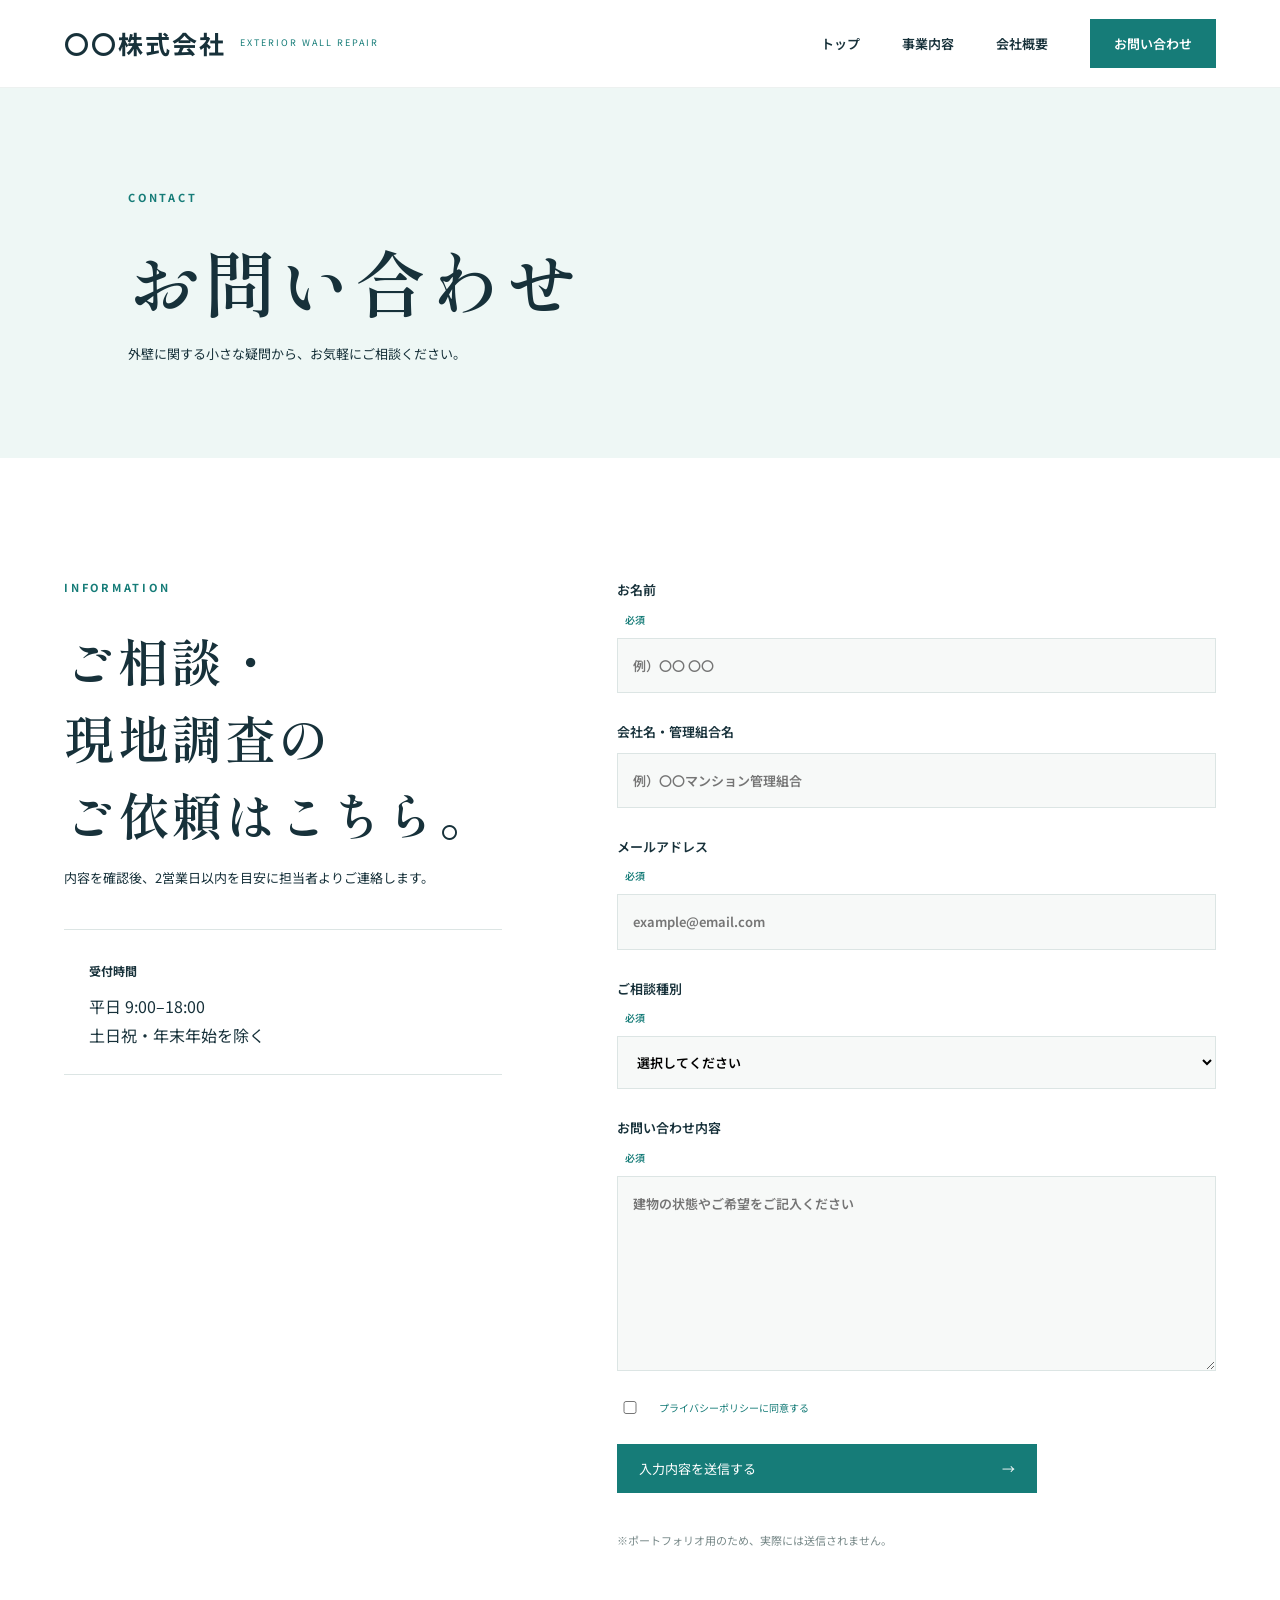
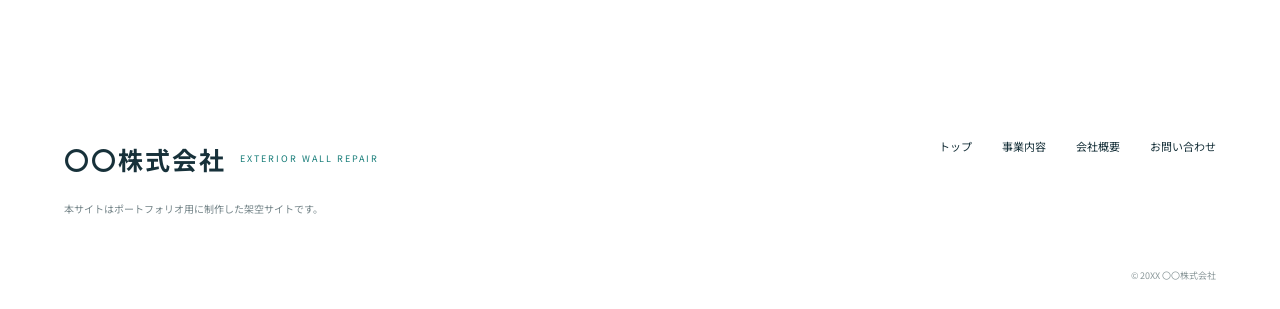
<file: contact.html>
<!DOCTYPE html><html lang="ja"><head><meta charset="UTF-8"><meta name="viewport" content="width=device-width,initial-scale=1"><title>お問い合わせ｜〇〇株式会社</title><meta name="description" content="〇〇株式会社へのお問い合わせ。"><link rel="icon" href="assets/favicon-wall.svg"><link rel="stylesheet" href="assets/style.css?v=cleanup1"><script defer src="assets/script.js?v=cleanup1"></script></head><body><header class="header"><a class="logo" href="index.html"><b>〇〇株式会社</b><span>EXTERIOR WALL REPAIR</span></a><nav class="nav"><a href="index.html">トップ</a><a href="service.html">事業内容</a><a href="company.html">会社概要</a><a class="nav-contact active" href="contact.html">お問い合わせ</a></nav><button class="menu" aria-label="メニューを開く"><i></i><i></i></button></header><main><section class="page-hero"><p class="eyebrow">CONTACT</p><h1 class="phrase-heading"><span>お問い合わせ</span></h1><p><span class="sp-line">外壁に関する小さな疑問から、</span><span class="sp-line">お気軽にご相談ください。</span></p></section><section class="contact-layout section wrap"><div class="contact-info reveal"><p class="eyebrow">INFORMATION</p><h2 class="phrase-heading"><span>ご相談・</span><wbr><span>現地調査の</span><wbr><span>ご依頼は</span><wbr><span>こちら。</span></h2><p><span class="sp-line">内容を確認後、</span><span class="sp-line">2営業日以内を目安に担当者よりご連絡します。</span></p><div class="notice"><b>受付時間</b><p>平日 9:00–18:00<br>土日祝・年末年始を除く</p></div></div><form class="contact-form reveal" id="contactForm"><label>お名前<span>必須</span><input name="name" required placeholder="例）〇〇 〇〇"></label><label>会社名・管理組合名<input name="company" placeholder="例）〇〇マンション管理組合"></label><label>メールアドレス<span>必須</span><input type="email" name="email" required placeholder="example@email.com"></label><label>ご相談種別<span>必須</span><select name="type" required><option value="">選択してください</option><option>外壁調査・診断について</option><option>ひび割れ・欠損について</option><option>タイル浮き・剥落について</option><option>シーリング目地について</option><option>その他</option></select></label><label>お問い合わせ内容<span>必須</span><textarea name="message" rows="7" required placeholder="建物の状態やご希望をご記入ください"></textarea></label><label class="check"><input type="checkbox" required><span>プライバシーポリシーに同意する</span></label><button class="button submit" type="submit">入力内容を送信する <span>→</span></button><p class="form-note">※ポートフォリオ用のため、実際には送信されません。</p></form></section></main><footer class="footer"><div><a class="logo" href="index.html"><b>〇〇株式会社</b><span>EXTERIOR WALL REPAIR</span></a><p>本サイトはポートフォリオ用に制作した架空サイトです。</p></div><nav><a href="index.html">トップ</a><a href="service.html">事業内容</a><a href="company.html">会社概要</a><a href="contact.html">お問い合わせ</a></nav><small>© 20XX 〇〇株式会社</small></footer></body></html>
</file>
<file: assets/style.css>
@import url('https://fonts.googleapis.com/css2?family=Noto+Sans+JP:wght@400;500;600;700&family=Shippori+Mincho:wght@500;600&display=swap');
.sp-line{display:inline}
@media(max-width:820px){.sp-line{display:block}}
h1,h2,h3{text-wrap:balance;line-break:strict}p,li,dt,dd,figcaption{text-wrap:pretty;line-break:strict}@supports (word-break:auto-phrase){h1,h2,h3,p,li,dt,dd,figcaption{word-break:auto-phrase}}
:root{--ink:#17313a;--green:#167c78;--green-dark:#0f5f5c;--mint:#eef7f5;--line:#dce5e4;--white:#fff;--serif:'Shippori Mincho',serif;--sans:'Noto Sans JP',sans-serif}*{box-sizing:border-box}html{scroll-behavior:smooth;-webkit-text-size-adjust:100%;text-size-adjust:100%}body{margin:0;color:var(--ink);font-family:var(--sans);line-height:1.8;background:#fff}img{width:100%;display:block;object-fit:cover}a{color:inherit;text-decoration:none}.wrap{width:min(1180px,calc(100% - 10vw));margin:auto}.header{height:88px;padding:0 5vw;display:flex;align-items:center;justify-content:space-between;background:rgba(255,255,255,.96);position:relative;z-index:20;border-bottom:1px solid #edf1f0}.logo{display:flex;align-items:center;gap:14px}.logo b{font-size:25px;letter-spacing:.08em}.logo span{font-size:9px;letter-spacing:.22em;color:var(--green)}.nav{display:flex;align-items:center;gap:42px;font-size:13px;font-weight:600}.nav a{position:relative}.nav a:not(.nav-contact):after{content:"";position:absolute;height:1px;left:0;right:100%;bottom:-8px;background:var(--green);transition:.3s}.nav a:hover:after,.nav a.active:after{right:0}.nav-contact{padding:13px 24px;background:var(--green);color:#fff}.menu{display:none;background:none;border:0;width:42px;height:42px}.menu i{display:block;height:2px;background:var(--ink);margin:9px 0;transition:.3s}.hero{min-height:calc(100vh - 88px);display:grid;grid-template-columns:42% 58%;position:relative}.hero-copy{padding:10vh 6vw;display:flex;flex-direction:column;align-items:flex-start;justify-content:center}.eyebrow{font-size:11px;letter-spacing:.25em;color:var(--green);font-weight:700;margin:0 0 24px}.hero h1,.page-hero h1{font-family:var(--serif);font-weight:600;font-size:clamp(48px,5.5vw,84px);line-height:1.35;letter-spacing:.05em;margin:0 0 30px}.hero-copy>p:not(.eyebrow){font-size:15px;margin:0 0 34px}.hero-image{position:relative;overflow:hidden}.hero-image img{height:100%;filter:saturate(.82)}.hero-image:after{content:"";position:absolute;inset:0;background:linear-gradient(90deg,rgba(23,49,58,.08),transparent)}.hero-image span{position:absolute;right:5%;bottom:8%;background:#fff;padding:16px 22px;font-family:var(--serif);font-size:18px;line-height:1.7}.button{display:inline-flex;align-items:center;justify-content:space-between;gap:48px;background:var(--green);color:#fff;padding:15px 22px;min-width:235px;font-size:13px;border:0;font-family:inherit;cursor:pointer;transition:.3s}.button:hover{background:var(--green-dark);gap:55px}.scroll{position:absolute;left:28px;bottom:28px;font-size:9px;letter-spacing:.2em;writing-mode:vertical-rl}.section{padding:120px 0}.intro{padding-bottom:70px}.section-head{display:grid;grid-template-columns:1fr 1fr;gap:10vw;align-items:end}.section-head h2,.company-preview h2,.cta h2,.lead h2,.message h2,.contact-info h2{font-family:var(--serif);font-weight:600;font-size:clamp(32px,4vw,54px);line-height:1.5;letter-spacing:.05em;margin:0}.section-head p{font-size:14px;margin:0}.service-grid{display:grid;grid-template-columns:1fr 1fr;gap:1px;background:var(--line);border:1px solid var(--line)}.service-card{display:grid;grid-template-columns:64px minmax(190px,42%) minmax(0,1fr);min-height:340px;background:#fff;overflow:hidden}.service-card>span{font-family:var(--serif);font-size:25px;color:var(--green);padding:30px 20px}.service-card img{height:100%;transition:.5s}.service-card:hover img{transform:scale(1.03)}.service-card div{padding:48px 26px 28px;min-width:0}.service-card small,.service-detail small{font-size:9px;letter-spacing:.18em;color:var(--green)}.service-card h3{font-family:var(--serif);font-size:26px;margin:5px 0 13px}.service-card p{font-size:12px;margin-bottom:25px}.service-card b{font-size:11px}.strength,.philosophy{background:var(--mint)}.strength-grid{display:grid;grid-template-columns:repeat(3,1fr);margin-top:70px;border-top:1px solid #bdd3d0}.strength-grid article{padding:42px 5%;border-right:1px solid #bdd3d0}.strength-grid article:last-child{border:0}.strength-grid strong{font-family:var(--serif);color:var(--green);font-size:30px}.strength-grid h3{font-size:17px;margin:20px 0 10px}.strength-grid p{font-size:13px}.flow-list{list-style:none;padding:0;margin:60px 0 0;display:grid;grid-template-columns:repeat(4,1fr);border:1px solid var(--line)}.flow-list li{padding:35px;border-right:1px solid var(--line);position:relative}.flow-list li:last-child{border:0}.flow-list b{display:block;color:var(--green);font-family:var(--serif);font-size:28px;margin-bottom:15px}.flow-list span{font-weight:600;font-size:14px}.numbers{background:var(--ink);color:#fff;padding:85px 0;text-align:center}.numbers h2{font-family:var(--serif);font-size:32px}.number-grid{display:grid;grid-template-columns:repeat(3,1fr);margin-top:45px}.number-grid div{border-right:1px solid #557078}.number-grid div:last-child{border:0}.number-grid b{font-family:var(--serif);font-size:62px;font-weight:500}.number-grid span{font-size:17px}.number-grid p{font-size:12px}.company-preview{display:grid;grid-template-columns:55% 45%;min-height:600px;background:#f5f7f6}.company-preview img{height:100%}.company-preview div{padding:10%;align-self:center}.company-preview p:not(.eyebrow){font-size:14px;margin:25px 0}.text-link{font-weight:600;font-size:13px;border-bottom:1px solid;padding-bottom:6px}.cta{background:var(--green);color:#fff;text-align:center;padding:95px 5vw}.cta .eyebrow{color:#bde2df}.cta h2{margin-bottom:15px}.cta>p:not(.eyebrow){font-size:13px}.button.light{background:#fff;color:var(--green);margin-top:20px}.footer{padding:55px 5vw 25px;display:grid;grid-template-columns:1fr auto;gap:40px;align-items:start}.footer p{font-size:10px;color:#758589;margin-top:18px}.footer nav{display:flex;gap:30px;font-size:11px}.footer small{grid-column:1/-1;text-align:right;font-size:9px;color:#8b989a}.page-hero{padding:100px 10vw 80px;background:var(--mint)}.page-hero h1{font-size:clamp(44px,6vw,72px);margin-bottom:10px}.page-hero>p:last-child{font-size:13px}.lead{display:grid;grid-template-columns:1.1fr .9fr;gap:10vw;align-items:end}.lead p{font-size:14px}.service-detail article{display:grid;grid-template-columns:1fr 1fr;min-height:500px;margin-bottom:100px;background:#f6f8f7}.service-detail article:nth-child(even) img{order:2}.service-detail img{height:100%}.service-detail article>div{padding:10%;align-self:center}.service-detail h2{font-family:var(--serif);font-size:42px;margin:10px 0 20px}.service-detail p,.service-detail li{font-size:13px}.service-detail ul{display:grid;grid-template-columns:1fr 1fr;gap:5px 30px;padding-left:1.2em}.message{display:grid;grid-template-columns:1fr 42%;gap:10%;align-items:center}.message>div>p:not(.eyebrow,.signature){font-size:14px;margin:25px 0}.message img{height:620px;object-position:center 20%}.signature{text-align:right;margin-top:45px;font-size:12px}.signature span{font-family:var(--serif);font-size:22px;margin-left:12px}.profile h2,.philosophy h2{font-family:var(--serif);font-size:40px}.profile dl{margin-top:50px;border-top:1px solid var(--line)}.profile dl div{display:grid;grid-template-columns:220px 1fr;border-bottom:1px solid var(--line);padding:20px}.profile dt{font-weight:600;font-size:13px}.profile dd{margin:0;font-size:13px}.contact-layout{display:grid;grid-template-columns:38% 1fr;gap:10%}.contact-info>p:not(.eyebrow){font-size:13px}.notice{margin-top:40px;padding:25px;border-top:1px solid var(--line);border-bottom:1px solid var(--line)}.notice b{font-size:12px}.notice p{margin:8px 0 0}.contact-form{display:grid;gap:27px}.contact-form label{display:grid;gap:9px;font-size:13px;font-weight:600}.contact-form label>span{display:inline;margin-left:8px;color:var(--green);font-size:10px}.contact-form input,.contact-form select,.contact-form textarea{width:100%;border:1px solid var(--line);background:#f7f9f8;padding:15px;font:inherit;outline:none}.contact-form input:focus,.contact-form select:focus,.contact-form textarea:focus{border-color:var(--green)}.contact-form .check{display:flex;align-items:center;font-weight:400}.check input{width:18px}.contact-form .submit{width:100%;max-width:420px}.form-note{font-size:11px;color:#788}.not-found{min-height:100vh;display:grid;place-items:center;padding:10vw;background:var(--mint)}.not-found h1{font-family:var(--serif);font-size:clamp(38px,6vw,70px);line-height:1.5}.not-found>div>p:not(.eyebrow){font-size:13px;margin-bottom:35px}.reveal{opacity:0;transform:translateY(22px);transition:opacity .7s,transform .7s}.reveal.visible{opacity:1;transform:none}
@media(max-width:820px){.header{height:72px;padding:0 5vw;position:sticky;top:0}.logo b{font-size:20px}.logo span{display:none}.nav{position:fixed;inset:72px 0 0;background:#fff;display:flex;flex-direction:column;justify-content:center;gap:34px;font-size:16px;transform:translateX(100%);transition:.35s}.nav.open{transform:none}.nav-contact{padding:15px 40px}.menu{display:block}.menu.open i:first-child{transform:translateY(5.5px) rotate(45deg)}.menu.open i:last-child{transform:translateY(-5.5px) rotate(-45deg)}.hero{min-height:auto;display:flex;flex-direction:column}.hero-copy{padding:14vh 7vw 10vh}.hero h1{font-size:52px}.hero-image{height:55vh}.hero-image span{font-size:14px}.scroll{display:none}.wrap{width:90%}.section{padding:80px 0}.section-head,.lead{grid-template-columns:1fr;gap:25px}.service-grid{grid-template-columns:1fr}.service-card{grid-template-columns:55px 40% 1fr;min-height:290px}.service-card>span{padding:20px 12px;font-size:20px}.service-card div{padding:35px 18px}.service-card h3{font-size:21px}.service-card p{line-height:1.7}.strength-grid{grid-template-columns:1fr}.strength-grid article{border-right:0;border-bottom:1px solid #bdd3d0}.flow-list{grid-template-columns:1fr 1fr}.flow-list li:nth-child(2){border-right:0}.flow-list li{border-bottom:1px solid var(--line)}.number-grid b{font-size:42px}.company-preview{grid-template-columns:1fr;min-height:0}.company-preview img{height:45vh}.company-preview div{padding:70px 7vw}.footer{grid-template-columns:1fr}.footer nav{flex-wrap:wrap}.footer small{text-align:left}.page-hero{padding:75px 7vw 60px}.service-detail article,.service-detail article:nth-child(even){grid-template-columns:1fr;margin-bottom:50px}.service-detail article:nth-child(even) img{order:0}.service-detail img{height:330px}.message{grid-template-columns:1fr}.message img{height:480px;grid-row:1}.profile dl div{grid-template-columns:1fr;gap:5px}.contact-layout{grid-template-columns:1fr}.contact-form{margin-top:40px}}@media(max-width:520px){.service-card{display:block}.service-card>span{position:absolute;color:#fff;z-index:2;text-shadow:0 1px 5px #000}.service-card img{height:220px}.service-card div{padding:25px}.strength-grid{margin-top:40px}.flow-list{grid-template-columns:1fr}.flow-list li{border-right:0}.number-grid{gap:8px}.number-grid b{font-size:35px}.number-grid p{font-size:9px}.message img{height:420px}.service-detail ul{grid-template-columns:1fr}.cta h2{font-size:32px}}

/* Exterior repair specialty sections */
.symptoms{padding-top:110px}.symptom-grid,.method-grid{display:grid;grid-template-columns:repeat(3,1fr);gap:1px;background:var(--line);border:1px solid var(--line);margin-top:60px}.symptom-grid article,.method-grid article{background:#fff;padding:38px}.symptom-grid b,.method-grid b{font-family:var(--serif);font-size:25px;color:var(--green)}.symptom-grid h3,.method-grid h3{font-size:17px;margin:16px 0 8px}.symptom-grid p,.method-grid p{font-size:12px;margin:0}.repair-menu{background:var(--mint)}.building-types h2{font-family:var(--serif);font-size:clamp(30px,4vw,48px)}.type-list{display:grid;grid-template-columns:repeat(3,1fr);border-top:1px solid var(--line);margin-top:50px}.type-list span{padding:24px 10px;border-bottom:1px solid var(--line);font-size:14px;font-weight:600}.type-list span:before{content:"✓";color:var(--green);margin-right:12px}@media(max-width:820px){.symptoms{padding-top:75px}.symptom-grid,.method-grid{grid-template-columns:1fr 1fr;margin-top:40px}.symptom-grid article,.method-grid article{padding:26px 20px}.type-list{grid-template-columns:1fr 1fr}}@media(max-width:520px){.symptom-grid,.method-grid,.type-list{grid-template-columns:1fr}}

/* Representative sample image */
.sample-photo{position:relative;overflow:hidden}.sample-photo img{height:620px;object-position:center 20%}@media(max-width:820px){.sample-photo{grid-row:1}.sample-photo img{height:480px}}@media(max-width:520px){.sample-photo img{height:420px}}

/* Mobile Japanese line-break refinement 2026-09-15 */
@media(max-width:600px){
  h1,h2,h3{text-wrap:balance;line-break:strict;overflow-wrap:normal}
  p,li,dd{line-break:strict;overflow-wrap:anywhere}
  h1 br,h2 br,h3 br,.hero-image span br{display:block}
  .hero h1{font-size:clamp(2.55rem,12vw,3.25rem);line-height:1.38}
  .section-head h2,.company-preview h2,.cta h2,.lead h2,.message h2,.contact-info h2{font-size:clamp(1.9rem,9vw,2.5rem);line-height:1.55}
  .page-hero h1{font-size:clamp(2.35rem,11vw,3rem)}
}


/* Meaning-based mobile line breaks — 2026-09-15 */
@media(max-width:600px){.sp-line{display:block!important}p br{display:block!important}.hero-copy>p:not(.eyebrow){font-size:0}.hero-copy>p:not(.eyebrow)::before{content:"外壁を正しく診断し、\A 必要な補修を誠実に届けます。";display:block;white-space:pre-line;font-size:15px;line-height:1.9}}


/* Mobile overflow guard — content must stay inside the viewport. */
@media(max-width:600px){
  html,body{width:100%;max-width:100%;overflow-x:hidden}
  main,section,article,div{min-width:0}
  h1,h2,h3{max-width:100%;white-space:normal!important;overflow-wrap:normal}
  p,li,dd{max-width:100%;overflow-wrap:anywhere}
  img,video{display:block;max-width:100%!important;height:auto}
  .service-detail,.service-detail article,.service-grid{max-width:100%;min-width:0}
  .hero h1{font-size:clamp(2rem,10vw,2.45rem)!important}
}


/* Final mobile width safety net */
@media(max-width:600px){
  *,*::before,*::after{box-sizing:border-box}
  body{position:relative;overflow-x:clip}
  main>*{max-width:100%}
  section>*,article>*,.wrap>*{min-width:0;max-width:100%}
  img,picture,video,iframe{max-width:100%!important}
  input,select,textarea,button{max-width:100%}
  table{display:block;max-width:100%;overflow-x:auto}
}


/* Shared Japanese line-breaking rules: preserve phrases without wasting width. */
html{line-break:strict}
h1,h2,h3,.lead{text-wrap:balance;overflow-wrap:normal;word-break:normal}
p,li,dt,dd,figcaption{text-wrap:pretty;overflow-wrap:break-word;word-break:normal}
@supports (word-break:auto-phrase){h1,h2,h3,.lead,p,li,dt,dd,figcaption{word-break:auto-phrase}}


/* Desktop semantic line groups: keep each Japanese phrase intact. */
@media(min-width:821px){
  .pc-semantic-title{font-size:clamp(42px,3.2vw,48px)!important}
  .pc-semantic-title>span{display:inline-block;white-space:nowrap;text-wrap:nowrap}
}


/* Stronger fluid curve: visible reduction on 375px and smaller screens. */
@media(max-width:600px){
  .hero h1{
    font-size:clamp(34px,calc(23.3vw - 51.9px),44px)!important;
  }
  .section-head h2,
  .company-preview h2,
  .cta h2,
  .lead h2,
  .message h2,
  .contact-info h2,
  .building-types h2{
    font-size:clamp(29px,calc(23.3vw - 55.9px),40px)!important;
  }
  .page-hero h1{
    font-size:clamp(34px,calc(30vw - 74px),48px)!important;
  }
}

/* User-defined Japanese phrase units: wrap only between semantic chunks. */
.phrase-heading{
  white-space:normal!important;
  text-wrap:wrap!important;
  word-break:normal;
  overflow-wrap:normal;
}
.phrase-heading>span{
  display:inline-block!important;
  width:auto!important;
  max-width:100%;
  white-space:nowrap!important;
  text-wrap:nowrap!important;
}
.phrase-heading>wbr{
  display:inline;
}
</file>
